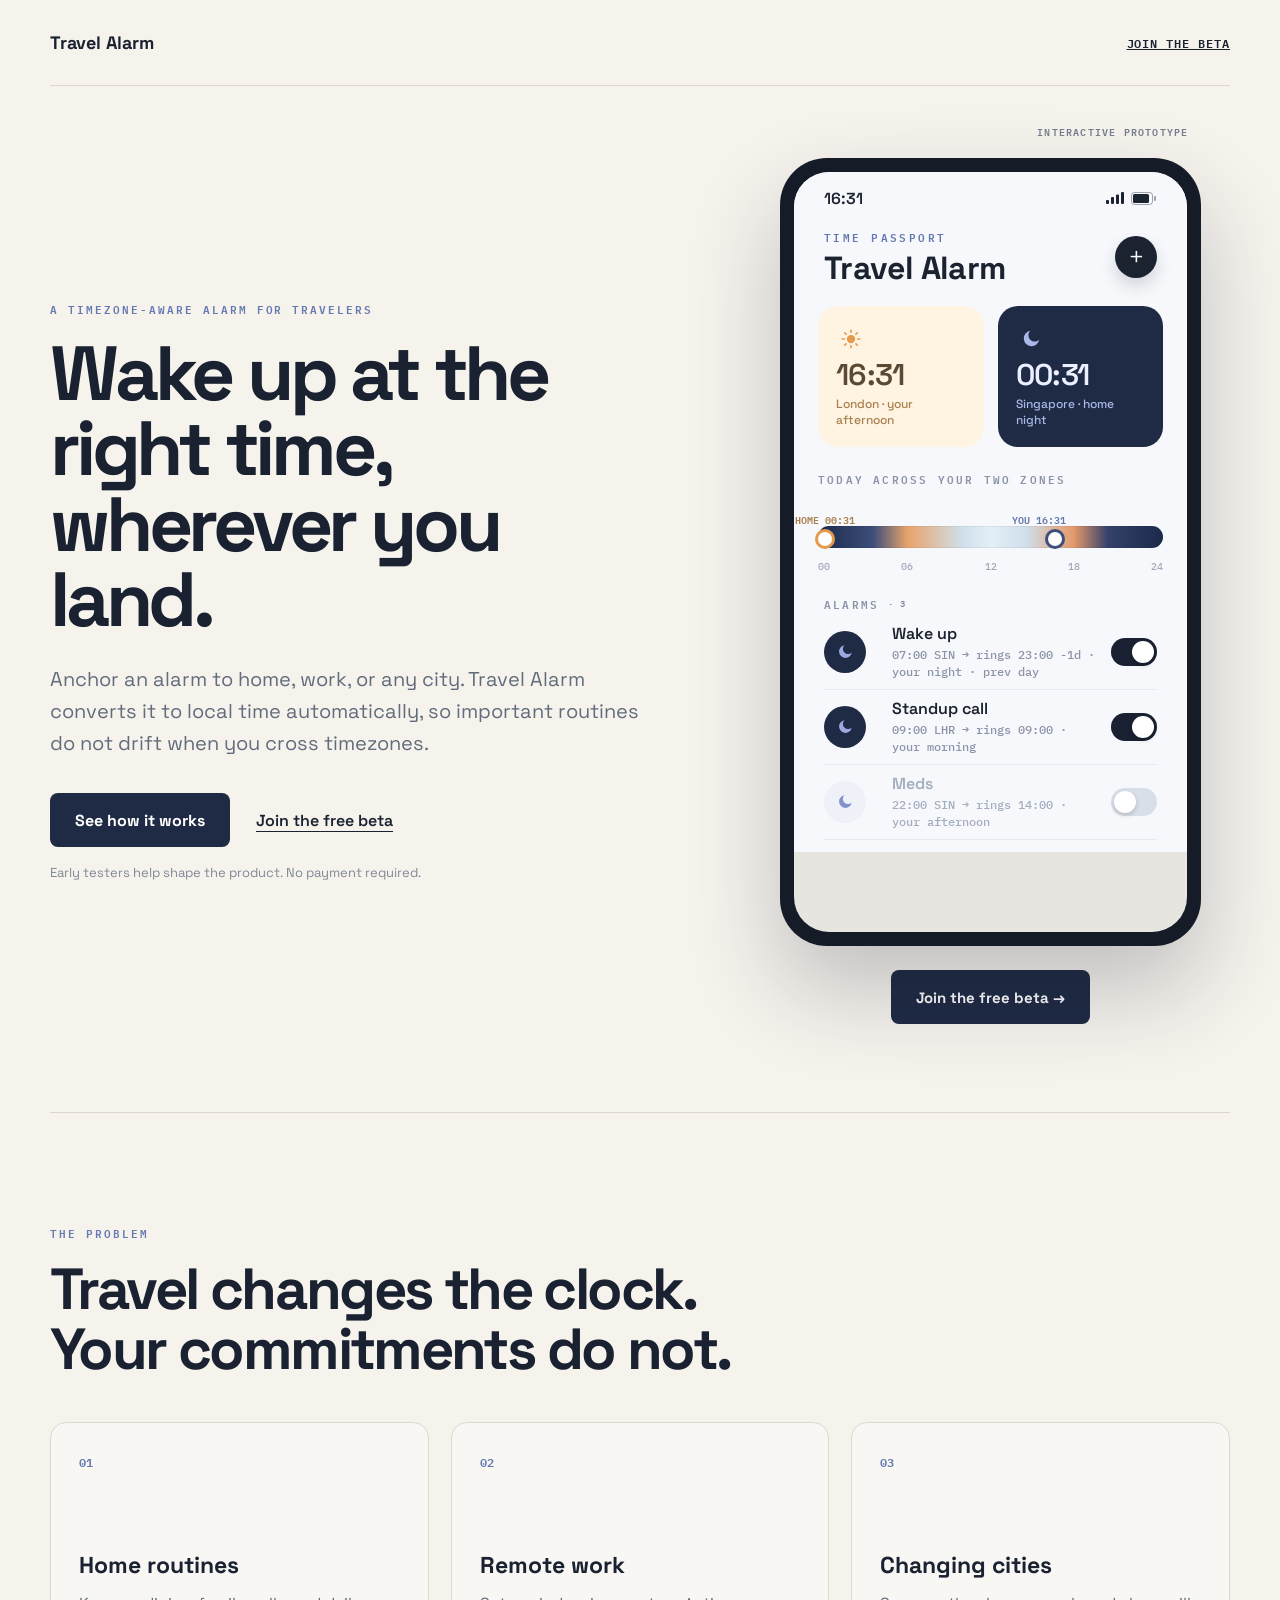
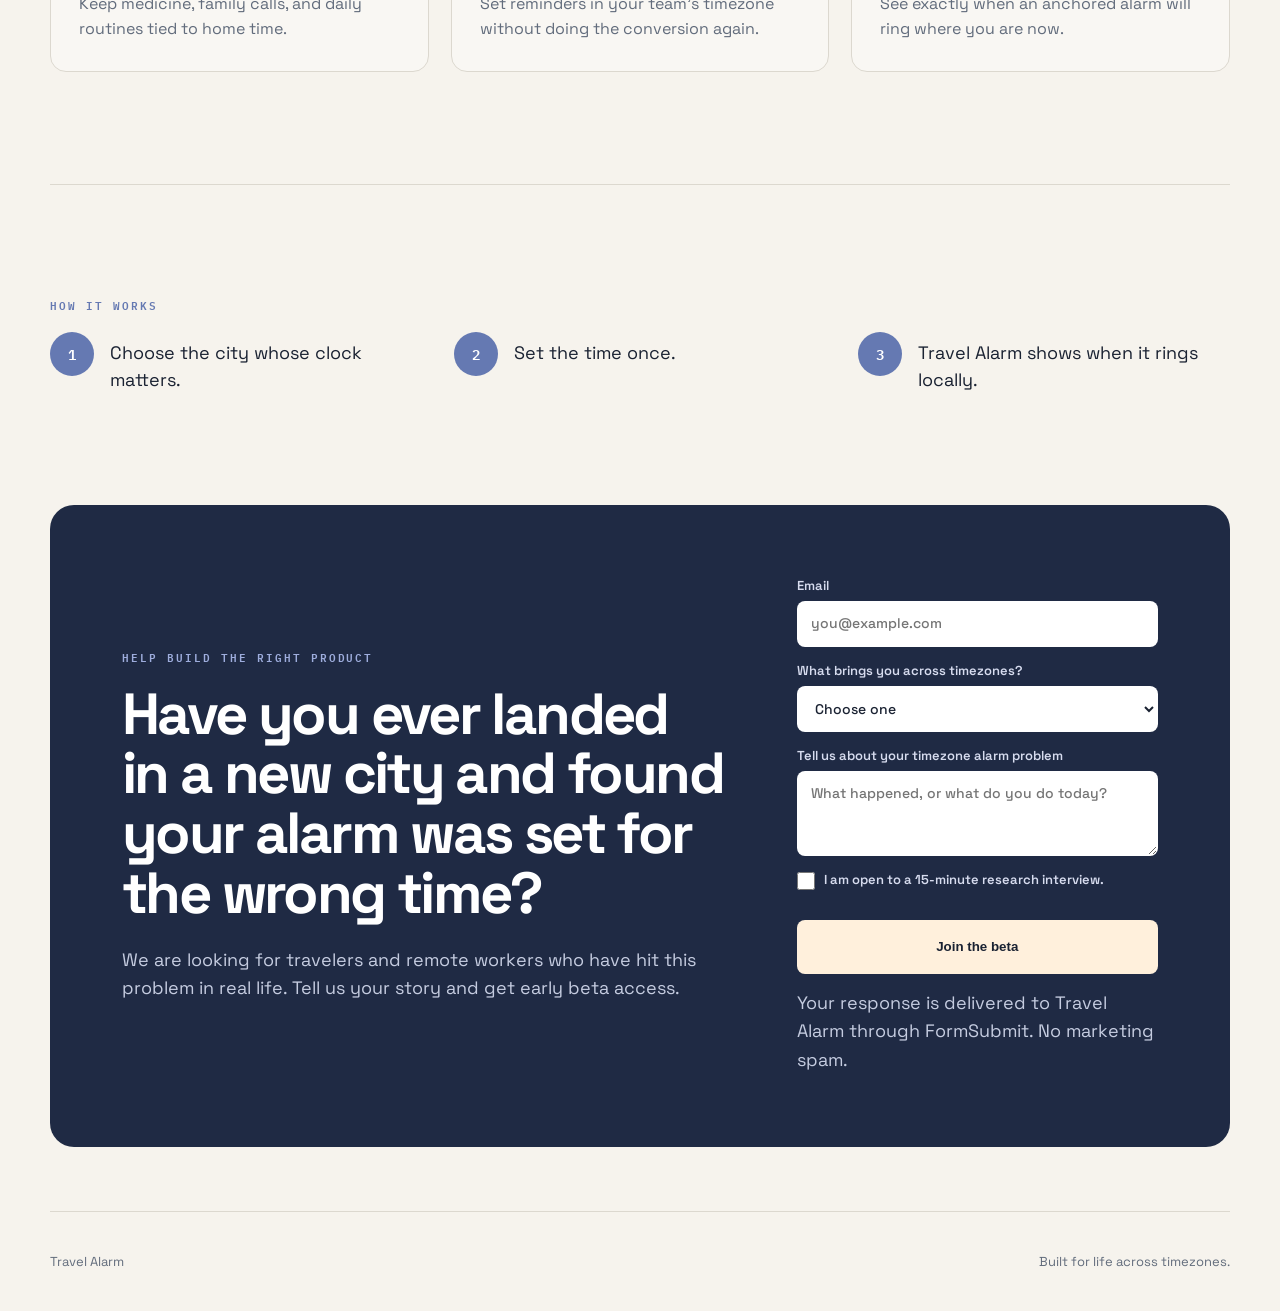
<file: index.html>
<!doctype html>
<html lang="en">
<head>
  <meta charset="UTF-8">
  <meta name="viewport" content="width=device-width, initial-scale=1">
  <meta name="description" content="Travel Alarm keeps reminders anchored to the timezone that matters, wherever you land.">
  <meta name="theme-color" content="#f6f3ed">
  <title>Travel Alarm - Wake up in the right timezone</title>
  <link rel="preconnect" href="https://fonts.googleapis.com">
  <link rel="preconnect" href="https://fonts.gstatic.com" crossorigin>
  <link href="https://fonts.googleapis.com/css2?family=IBM+Plex+Mono:wght@500;600&amp;family=Space+Grotesk:wght@400;500;600;700&amp;display=swap" rel="stylesheet">
  <link rel="stylesheet" href="landing.css">
</head>
<body>
  <header class="site-header">
    <a class="brand" href="#top">Travel Alarm</a>
    <a class="header-link" href="#beta-form">Join the beta</a>
  </header>

  <main id="top">
    <section class="hero">
      <div class="hero-copy">
        <p class="eyebrow">A TIMEZONE-AWARE ALARM FOR TRAVELERS</p>
        <h1>Wake up at the right time, wherever you land.</h1>
        <p class="hero-text">Anchor an alarm to home, work, or any city. Travel Alarm converts it to local time automatically, so important routines do not drift when you cross timezones.</p>
        <div class="hero-actions">
          <a class="primary-button" href="#how-it-works">See how it works</a>
          <a class="text-link" href="#beta-form">Join the free beta</a>
        </div>
        <p class="fine-print">Early testers help shape the product. No payment required.</p>
      </div>

      <div class="demo-column">
        <div class="demo-wrap" aria-label="Interactive Travel Alarm prototype">
          <div class="demo-note">INTERACTIVE PROTOTYPE</div>
          <iframe title="Travel Alarm interactive prototype showing daytime in London and nighttime in Singapore" src="app/index.html?demo=day-night" id="demo-iframe"></iframe>
        </div>
        <a class="primary-button demo-cta" href="#beta-form">Join the free beta →</a>
      </div>
    </section>

    <section class="problem-section" id="how-it-works">
      <p class="eyebrow">THE PROBLEM</p>
      <h2>Travel changes the clock. Your commitments do not.</h2>
      <div class="scenario-grid">
        <article>
          <span>01</span>
          <h3>Home routines</h3>
          <p>Keep medicine, family calls, and daily routines tied to home time.</p>
        </article>
        <article>
          <span>02</span>
          <h3>Remote work</h3>
          <p>Set reminders in your team's timezone without doing the conversion again.</p>
        </article>
        <article>
          <span>03</span>
          <h3>Changing cities</h3>
          <p>See exactly when an anchored alarm will ring where you are now.</p>
        </article>
      </div>
    </section>

    <section class="steps-section">
      <p class="eyebrow">HOW IT WORKS</p>
      <div class="steps">
        <div><b>1</b><p>Choose the city whose clock matters.</p></div>
        <div><b>2</b><p>Set the time once.</p></div>
        <div><b>3</b><p>Travel Alarm shows when it rings locally.</p></div>
      </div>
    </section>

    <section class="research-section">
      <div>
        <p class="eyebrow">HELP BUILD THE RIGHT PRODUCT</p>
        <h2>Have you ever landed in a new city and found your alarm was set for the wrong time?</h2>
        <p>We are looking for travelers and remote workers who have hit this problem in real life. Tell us your story and get early beta access.</p>
      </div>
      <form class="beta-form" id="beta-form">
        <label>
          <span>Email</span>
          <input name="email" type="email" autocomplete="email" placeholder="you@example.com" required>
        </label>
        <label>
          <span>What brings you across timezones?</span>
          <select name="traveler_type" required>
            <option value="" selected disabled>Choose one</option>
            <option>Business travel</option>
            <option>Remote work</option>
            <option>Study or living abroad</option>
            <option>Medication or daily routine</option>
            <option>Leisure travel</option>
            <option>Something else</option>
          </select>
        </label>
        <label>
          <span>Tell us about your timezone alarm problem</span>
          <textarea name="timezone_story" rows="3" placeholder="What happened, or what do you do today?" required></textarea>
        </label>
        <label class="check-field">
          <input name="interview" type="checkbox" value="Yes, contact me for a 15-minute interview">
          <span>I am open to a 15-minute research interview.</span>
        </label>
        <label class="honey-field" aria-hidden="true">
          <span>Leave this empty</span>
          <input name="_honey" type="text" tabindex="-1" autocomplete="off">
        </label>
        <input name="_subject" type="hidden" value="New Travel Alarm beta signup">
        <input name="_template" type="hidden" value="table">
        <div class="cf-turnstile" data-sitekey="0x4AAAAAADn0KGr666HA1s29"></div>
        <button class="primary-button light-button" type="submit">Join the beta</button>
        <p class="form-status" id="form-status" role="status" hidden></p>
        <p class="form-privacy">Your response is delivered to Travel Alarm through FormSubmit. No marketing spam.</p>
      </form>
    </section>
  </main>

  <footer>
    <span>Travel Alarm</span>
    <span>Built for life across timezones.</span>
  </footer>
  <script src="https://challenges.cloudflare.com/turnstile/v0/api.js" async defer></script>
  <script src="landing.js"></script>
</body>
</html>
</file>
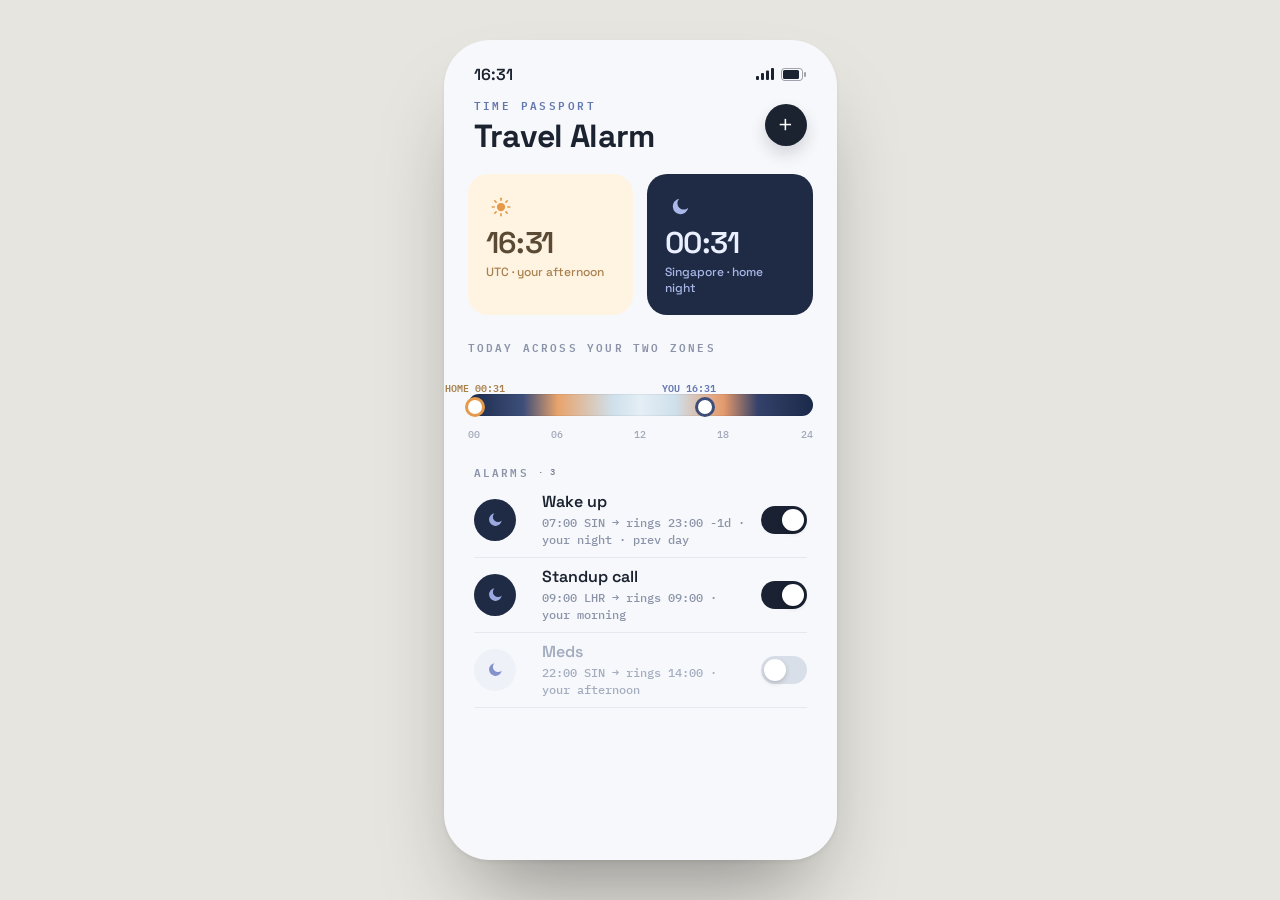
<file: app/index.html>
<!doctype html>
<html lang="en">
<head>
  <meta charset="UTF-8">
  <meta name="viewport" content="width=device-width, initial-scale=1, viewport-fit=cover">
  <meta name="theme-color" content="#f7f8fb">
  <title>Travel Alarm</title>
  <link rel="preconnect" href="https://fonts.googleapis.com">
  <link rel="preconnect" href="https://fonts.gstatic.com" crossorigin>
  <link href="https://fonts.googleapis.com/css2?family=IBM+Plex+Mono:wght@400;500;600&family=Space+Grotesk:wght@400;500;600;700&display=swap" rel="stylesheet">
  <link rel="stylesheet" href="styles.css">
</head>
<body>
  <main class="stage">
    <section class="device" aria-label="Travel Alarm app">
      <div class="status-bar" aria-hidden="true">
        <span id="status-time">9:41</span>
        <span class="status-icons">
          <svg width="18" height="12" viewBox="0 0 18 12" fill="currentColor"><rect x="0" y="8" width="3" height="4" rx="1"></rect><rect x="5" y="5" width="3" height="7" rx="1"></rect><rect x="10" y="2.5" width="3" height="9.5" rx="1"></rect><rect x="15" y="0" width="3" height="12" rx="1"></rect></svg>
          <svg width="26" height="13" viewBox="0 0 26 13"><rect x="0.5" y="0.5" width="21" height="12" rx="3" fill="none" stroke="currentColor" stroke-opacity=".4"></rect><rect x="2" y="2" width="16" height="9" rx="1.5" fill="currentColor"></rect><rect x="23" y="4" width="2" height="5" rx="1" fill="currentColor" fill-opacity=".4"></rect></svg>
        </span>
      </div>

      <div class="screen-scroll" id="screen-scroll">
        <header class="app-header">
          <div>
            <p class="eyebrow">TIME PASSPORT</p>
            <h1>Travel Alarm</h1>
          </div>
          <button class="add-button" id="add-alarm" type="button" aria-label="Add alarm">+</button>
        </header>

        <section class="now-grid" aria-label="Current times">
          <article class="now-card local-card">
            <div class="now-card-top">
              <span class="sky-icon" id="local-sky-icon" aria-hidden="true"></span>
              <span class="location-chip">YOU</span>
            </div>
            <p class="card-kicker">LOCAL TIME</p>
            <strong class="now-time" id="local-now-time">--:--</strong>
            <p class="now-place" id="local-now-place">Locating…</p>
          </article>

          <article class="now-card home-card">
            <div class="now-card-top">
              <span class="sky-icon" id="home-sky-icon" aria-hidden="true"></span>
              <span class="location-chip">HOME</span>
            </div>
            <p class="card-kicker">HOME TIME</p>
            <strong class="now-time" id="home-now-time">--:--</strong>
            <p class="now-place" id="home-now-place">Singapore · SIN</p>
          </article>
        </section>

        <section class="day-map" aria-label="24 hour time map">
          <div class="section-heading">
            <h2>TODAY ACROSS YOUR TWO ZONES</h2>
          </div>
          <div class="time-band-wrap">
            <span class="pin-label home-label" id="home-pin-label">HOME</span>
            <span class="pin-label local-label" id="local-pin-label">YOU</span>
            <div class="time-band">
              <i class="time-pin home-pin" id="home-pin"></i>
              <i class="time-pin local-pin" id="local-pin"></i>
            </div>
          </div>
          <div class="band-ticks"><span>00</span><span>06</span><span>12</span><span>18</span><span>24</span></div>
        </section>

        <section class="alarms-section">
          <div class="section-heading alarm-heading">
            <h2>ALARMS</h2>
            <span id="alarm-count">· 0</span>
          </div>
          <div class="alarm-list" id="alarm-list"></div>
        </section>
      </div>

      <div class="scrim" id="editor-scrim" hidden></div>
      <section class="bottom-sheet editor-sheet" id="editor-sheet" hidden aria-modal="true" role="dialog" aria-labelledby="editor-title">
        <div class="grabber" aria-hidden="true"></div>
        <header class="sheet-header">
          <button class="sheet-text-button" id="cancel-editor" type="button">Cancel</button>
          <h2 id="editor-title">New Alarm</h2>
          <button class="sheet-text-button save-button" id="save-alarm" type="button">Save</button>
        </header>

        <div class="anchor-card">
          <button class="anchor-zone" id="anchor-zone-trigger" type="button">
            <span class="anchor-zone-label"><small>SET IN THIS TIMEZONE</small></span>
            <span class="anchor-zone-meta"><strong id="anchor-zone-name">Singapore</strong><b id="anchor-zone-code">SIN · UTC+8</b><i>›</i></span>
          </button>
          <div class="time-wheel" aria-label="Alarm time picker">
            <div class="wheel-selection" aria-hidden="true"></div>
            <div class="wheel-column" id="hour-wheel" aria-label="Hour"></div>
            <span class="wheel-colon" aria-hidden="true">:</span>
            <div class="wheel-column" id="minute-wheel" aria-label="Minute"></div>
          </div>
        </div>

        <div class="ring-preview">
          <span class="preview-icon" id="preview-icon" aria-hidden="true"></span>
          <div><small>RINGS WHERE YOU ARE</small><p id="preview-copy">Your morning</p></div>
          <strong id="preview-time">08:00</strong>
        </div>

        <label class="form-row">
          <span>Label</span>
          <input id="alarm-label" type="text" maxlength="32" placeholder="Alarm">
        </label>

        <div class="repeat-field">
          <span>Repeat</span>
          <div class="day-selector" id="day-selector">
            <button type="button" data-day="0">S</button>
            <button type="button" data-day="1">M</button>
            <button type="button" data-day="2">T</button>
            <button type="button" data-day="3">W</button>
            <button type="button" data-day="4">T</button>
            <button type="button" data-day="5">F</button>
            <button type="button" data-day="6">S</button>
          </div>
        </div>

        <button class="delete-button" id="delete-alarm" type="button" hidden>Delete Alarm</button>
      </section>

      <div class="scrim zone-scrim" id="zone-scrim" hidden></div>
      <section class="bottom-sheet zone-sheet" id="zone-sheet" hidden aria-modal="true" role="dialog" aria-labelledby="zone-title">
        <div class="grabber" aria-hidden="true"></div>
        <header class="zone-header">
          <div><p class="eyebrow">ANCHOR LOCATION</p><h2 id="zone-title">Choose a city</h2></div>
          <button class="round-close" id="close-zones" type="button" aria-label="Close">×</button>
        </header>
        <p class="zone-intro">Your alarm stays attached to this city's clock as you travel.</p>
        <label class="zone-search">
          <span aria-hidden="true">⌕</span>
          <input id="zone-search" type="search" autocomplete="off" placeholder="Search city, code, or timezone">
        </label>
        <div class="zone-list" id="zone-list"></div>
      </section>
    </section>
  </main>
  <script src="app.js"></script>
</body>
</html>
</file>
<file: landing.css>
:root {
  --paper: #f6f3ed;
  --white: #fffdf9;
  --ink: #1a2232;
  --muted: #626c7c;
  --line: #dcd8cf;
  --navy: #1f2a44;
  --blue: #6579b2;
  --cream: #fff0dc;
  --mono: "IBM Plex Mono", ui-monospace, monospace;
  --sans: "Space Grotesk", -apple-system, BlinkMacSystemFont, "Segoe UI", sans-serif;
  font-family: var(--sans);
  color: var(--ink);
  background: var(--paper);
}

* { box-sizing: border-box; }
html { scroll-behavior: smooth; }
body { margin: 0; background: var(--paper); }
a { color: inherit; }

.site-header {
  width: min(1180px, calc(100% - 48px));
  height: 86px;
  margin: 0 auto;
  display: flex;
  align-items: center;
  justify-content: space-between;
  border-bottom: 1px solid var(--line);
}

.brand { font-size: 18px; font-weight: 700; text-decoration: none; }
.header-link { font: 600 12px/1 var(--mono); letter-spacing: .08em; text-transform: uppercase; }

.hero {
  width: min(1180px, calc(100% - 48px));
  min-height: 720px;
  margin: 0 auto;
  display: grid;
  grid-template-columns: minmax(0, 1fr) 480px;
  gap: 84px;
  align-items: center;
  padding: 72px 0 88px;
}

.eyebrow {
  margin: 0 0 20px;
  color: var(--blue);
  font: 600 11px/1.4 var(--mono);
  letter-spacing: .18em;
}

h1, h2, h3, p { margin-top: 0; }
h1 { max-width: 680px; margin-bottom: 26px; font-size: clamp(48px, 6vw, 78px); line-height: .98; letter-spacing: -.055em; }
h2 { max-width: 760px; margin-bottom: 42px; font-size: clamp(34px, 4.6vw, 58px); line-height: 1.03; letter-spacing: -.045em; }
.hero-text { max-width: 650px; margin-bottom: 34px; color: var(--muted); font-size: 20px; line-height: 1.6; }
.hero-actions { display: flex; align-items: center; gap: 26px; }
.primary-button { display: inline-flex; min-height: 54px; align-items: center; justify-content: center; padding: 0 25px; border-radius: 8px; color: #fff; background: var(--navy); font-weight: 700; text-decoration: none; }
.text-link { font-weight: 600; text-underline-offset: 5px; }
.fine-print { margin: 17px 0 0; color: #818895; font-size: 13px; }

.demo-column { display: flex; flex-direction: column; align-items: center; gap: 24px; justify-self: center; }
.demo-cta { font-size: 15px; }
.demo-wrap { position: relative; padding: 14px; border-radius: 47px; background: #151b27; box-shadow: 0 44px 90px rgba(25,31,45,.24); }
.demo-note { position: absolute; top: -32px; right: 12px; color: #747d8d; font: 600 10px/1 var(--mono); letter-spacing: .12em; }
.demo-wrap iframe { display: block; width: 393px; height: 760px; border: 0; border-radius: 35px; background: #1e2535; }
.demo-wrap iframe.load-error { background: #1e2535 url("data:image/svg+xml,%3Csvg xmlns='http://www.w3.org/2000/svg' width='48' height='48' viewBox='0 0 24 24' fill='none' stroke='%23475066' stroke-width='1.5'%3E%3Ccircle cx='12' cy='12' r='10'/%3E%3Cpath d='M12 8v4m0 4h.01'/%3E%3C/svg%3E") center no-repeat; }

.problem-section, .steps-section { width: min(1180px, calc(100% - 48px)); margin: 0 auto; padding: 112px 0; border-top: 1px solid var(--line); }
.scenario-grid { display: grid; grid-template-columns: repeat(3, 1fr); gap: 22px; }
.scenario-grid article { min-height: 250px; padding: 28px; border: 1px solid var(--line); border-radius: 16px; background: rgba(255,255,255,.3); }
.scenario-grid span { color: var(--blue); font: 600 12px/1 var(--mono); }
.scenario-grid h3 { margin: 78px 0 12px; font-size: 23px; }
.scenario-grid p { margin-bottom: 0; color: var(--muted); line-height: 1.55; }

.steps { display: grid; grid-template-columns: repeat(3, 1fr); gap: 32px; }
.steps div { display: grid; grid-template-columns: 44px 1fr; gap: 16px; align-items: start; }
.steps b { width: 44px; height: 44px; display: grid; place-items: center; border-radius: 50%; color: #fff; background: var(--blue); font: 600 14px/1 var(--mono); }
.steps p { margin: 7px 0 0; font-size: 18px; line-height: 1.5; }

.research-section { width: min(1180px, calc(100% - 48px)); margin: 0 auto 64px; display: grid; grid-template-columns: 1.25fr .75fr; gap: 72px; align-items: center; padding: 72px; border-radius: 24px; color: #fff; background: var(--navy); }
.research-section .eyebrow { color: #9eaddd; }
.research-section h2 { margin-bottom: 22px; }
.research-section p:not(.eyebrow) { max-width: 650px; margin-bottom: 0; color: #c5cce0; font-size: 18px; line-height: 1.6; }
.light-button { color: var(--ink); background: var(--cream); }
.beta-form { display: grid; gap: 15px; }
.beta-form label:not(.check-field, .honey-field) { display: grid; gap: 7px; }
.beta-form label > span { color: #d7dcef; font-size: 13px; font-weight: 600; }
.beta-form input, .beta-form select, .beta-form textarea {
  width: 100%;
  border: 1px solid rgba(255,255,255,.18);
  border-radius: 8px;
  padding: 12px 13px;
  color: var(--ink);
  background: #fff;
  font: 500 14px/1.4 var(--sans);
}
.beta-form textarea { resize: vertical; }
.beta-form input:focus, .beta-form select:focus, .beta-form textarea:focus { outline: 3px solid rgba(158,173,221,.38); border-color: #9eaddd; }
.check-field { display: grid; grid-template-columns: 18px 1fr; gap: 9px; align-items: start; }
.check-field input { width: 18px; height: 18px; margin: 1px 0 0; accent-color: var(--cream); }
.check-field span { line-height: 1.4; }
.honey-field { position: absolute; left: -10000px; }
.beta-form .primary-button { border: 0; cursor: pointer; }
.beta-form .primary-button:disabled { opacity: .62; cursor: wait; }
.research-section .form-status { padding: 12px 14px; border-radius: 8px; color: #e8f5eb; background: rgba(87,176,112,.18); font-size: 14px; line-height: 1.45; }
.research-section .form-status.error { color: #ffe4df; background: rgba(224,101,79,.18); }
.research-section .form-privacy { color: #9ea8c1; font-size: 11px; line-height: 1.5; }

footer { width: min(1180px, calc(100% - 48px)); min-height: 100px; margin: 0 auto; display: flex; justify-content: space-between; align-items: center; border-top: 1px solid var(--line); color: var(--muted); font-size: 13px; }

@media (max-width: 960px) {
  .hero { grid-template-columns: 1fr; gap: 80px; }
  .hero-copy { text-align: center; }
  .hero-text { margin-right: auto; margin-left: auto; }
  .hero-actions { justify-content: center; }
  .scenario-grid, .steps { grid-template-columns: 1fr; }
  .scenario-grid article { min-height: 190px; }
  .scenario-grid h3 { margin-top: 46px; }
  .research-section { grid-template-columns: 1fr; padding: 48px; }
}

@media (max-width: 520px) {
  .site-header, .hero, .problem-section, .steps-section, .research-section, footer { width: min(100% - 30px, 1180px); }
  .site-header { height: 70px; }
  .hero { min-height: 0; padding: 64px 0 80px; }
  h1 { font-size: 47px; }
  .hero-text { font-size: 17px; }
  .hero-actions { flex-direction: column; gap: 18px; }
  .primary-button { width: 100%; }
  .demo-column { width: calc(100vw - 30px); }
  .demo-wrap { width: 100%; padding: 9px; border-radius: 36px; overflow: hidden; }
  .demo-wrap iframe { width: 393px; height: 720px; transform-origin: top left; transform: scale(calc((100vw - 48px) / 393)); margin-bottom: calc(720px * ((100vw - 48px) / 393 - 1)); }
  .problem-section, .steps-section { padding: 80px 0; }
  .research-section { margin-bottom: 30px; padding: 36px 25px; }
  footer { flex-direction: column; justify-content: center; gap: 9px; text-align: center; }
}
</file>
<file: app/styles.css>
:root {
  color-scheme: light;
  --paper: #f7f8fb;
  --ink: #1b2230;
  --muted: #737d91;
  --line: #e5e8ef;
  --navy: #1f2a44;
  --cream: #fff3e2;
  --blue: #6478b0;
  --coral: #e98268;
  --mono: "IBM Plex Mono", ui-monospace, monospace;
  --sans: "Space Grotesk", -apple-system, BlinkMacSystemFont, "Segoe UI", sans-serif;
  font-family: var(--sans);
}

* { box-sizing: border-box; }

html, body { min-height: 100%; }

body {
  margin: 0;
  color: var(--ink);
  background: #e7e5df;
  letter-spacing: 0;
}

button, input { font: inherit; }
button { -webkit-tap-highlight-color: transparent; }

.stage {
  min-height: 100vh;
  display: grid;
  place-items: center;
  padding: 40px 0;
}

.device {
  position: relative;
  width: 393px;
  height: 852px;
  max-height: calc(100vh - 80px);
  min-height: 680px;
  overflow: hidden;
  border-radius: 46px;
  background: var(--paper);
  box-shadow: 0 2px 4px rgba(0,0,0,.06), 0 50px 90px -30px rgba(0,0,0,.4);
}

.status-bar {
  position: relative;
  z-index: 8;
  width: 100%;
  height: 52px;
  display: flex;
  align-items: center;
  justify-content: space-between;
  padding: 16px 30px 0;
  color: var(--ink);
  font-size: 16px;
  font-weight: 600;
  background: transparent;
}

.status-icons { display: flex; gap: 7px; align-items: center; color: var(--ink); }

.screen-scroll {
  position: absolute;
  inset: 52px 0 0;
  overflow-y: auto;
  padding: 6px 30px 40px;
  scrollbar-width: none;
}
.screen-scroll::-webkit-scrollbar, .wheel-column::-webkit-scrollbar { display: none; }

.app-header, .section-heading, .sheet-header, .zone-header {
  display: flex;
  align-items: center;
  justify-content: space-between;
}

.eyebrow {
  margin: 0 0 5px;
  color: var(--blue);
  font: 600 11px/1.2 var(--mono);
  letter-spacing: .22em;
}

h1, h2, p { margin: 0; }
h1 { margin-top: 9px; font-size: 32px; line-height: 1; letter-spacing: -0.02em; }

.add-button {
  width: 42px;
  height: 42px;
  border: 0;
  border-radius: 50%;
  color: #fff;
  background: var(--ink);
  font-size: 27px;
  font-weight: 300;
  line-height: 38px;
  cursor: pointer;
  box-shadow: 0 8px 16px rgba(27,34,48,.16);
}

.now-grid {
  display: grid;
  grid-template-columns: 1fr 1fr;
  gap: 14px;
  margin: 22px -6px 0;
}

.now-card {
  min-width: 0;
  min-height: 137px;
  padding: 18px;
  border-radius: 20px;
}

.local-card { color: #fff; background: var(--navy); }
.home-card { color: var(--ink); background: var(--cream); }
.now-card-top { height: 22px; display: flex; justify-content: space-between; align-items: flex-start; }
.sky-icon { display: inline-grid; width: 30px; height: 30px; place-items: center; }
.sky-icon svg { width: 22px; height: 22px; }
.local-card .sky-icon { color: #9ba9e0; }
.home-card .sky-icon { color: #f0a04b; }

.location-chip {
  display: none;
  padding: 4px 7px;
  border-radius: 3px;
  font: 600 9px/1 var(--mono);
  letter-spacing: .1em;
  background: rgba(255,255,255,.14);
}
.home-card .location-chip { background: rgba(27,34,48,.08); }

.card-kicker {
  display: none;
  margin-top: 7px;
  opacity: .62;
  font: 600 9px/1.2 var(--mono);
  letter-spacing: .14em;
}
.now-time { display: block; margin-top: 14px; font-size: 30px; line-height: 1; font-weight: 600; letter-spacing: -0.02em; }
.home-card .now-time { color: #5a4a37; }
.now-place { margin-top: 6px; opacity: 1; font: 500 12px/1.35 var(--sans); white-space: normal; overflow: hidden; color: #a9b8e8; }
.home-card .now-place { color: #a77d4c; }
.now-card.time-night { color: #eaf0ff; background: var(--navy); }
.now-card.time-day { color: #5a4a33; background: var(--cream); }
.now-card.time-night .sky-icon { color: #a9b8e8; }
.now-card.time-day .sky-icon { color: #e59a4b; }
.now-card.time-night .now-time { color: #eaf0ff; }
.now-card.time-day .now-time { color: #5a4a33; }
.now-card.time-night .now-place { color: #a9b8e8; }
.now-card.time-day .now-place { color: #a8814e; }

.day-map { margin: 26px -6px 0; }
.section-heading h2 { font: 600 11px/1 var(--mono); letter-spacing: .2em; color: #8a93a8; }
.section-heading > span { color: var(--muted); font: 500 9px/1 var(--mono); letter-spacing: .12em; }

.time-band-wrap { position: relative; height: 40px; margin-top: 30px; padding-top: 0; }
.time-band {
  position: absolute;
  left: 0;
  right: 0;
  bottom: 6px;
  height: 22px;
  overflow: visible;
  border-radius: 11px;
  background: linear-gradient(90deg,#1b2a4a 0%,#3d4e7a 16%,#e8a36b 26%,#cfe0ec 42%,#e4eef5 50%,#cfe0ec 60%,#e59a6b 74%,#34416a 84%,#1b2a4a 100%);
  box-shadow: inset 0 0 0 1px rgba(0,0,0,.05);
}
.time-pin { position: absolute; z-index: 2; top: auto; bottom: 2px; width: 14px; height: 14px; border-radius: 50%; transform: translateX(-50%); background: #fff; box-shadow: 0 1px 3px rgba(0,0,0,.25); }
.home-pin { box-shadow: 0 0 0 3px #e59a4b, 0 1px 3px rgba(0,0,0,.25); }
.local-pin { box-shadow: 0 0 0 3px #3d4e7a, 0 1px 3px rgba(0,0,0,.25); }
.pin-label { position: absolute; bottom: 30px; z-index: 2; transform: translateX(-50%); font: 600 10px/1 var(--mono); letter-spacing: 0; white-space: nowrap; }
.home-label { color: #a8814e; }
.local-label { color: #6478b0; transform: translateX(-80%); }
.pin-label.label-left { transform: translateX(-100%); margin-left: -6px; }
.pin-label.label-right { transform: translateX(0); margin-left: 6px; }
.band-ticks { display: flex; justify-content: space-between; margin-top: 8px; color: #a0a8ba; font: 500 10px/1 var(--mono); }

.alarms-section { margin: 26px 0 0; }
.alarm-heading { justify-content: flex-start; gap: 9px; margin-bottom: 6px; }
.alarm-list { border-top: 0; }
.alarm-row {
  min-height: 75px;
  display: grid;
  grid-template-columns: 54px minmax(0,1fr) auto;
  align-items: center;
  gap: 14px;
  border-bottom: 1px solid var(--line);
  cursor: pointer;
}
.alarm-icon { width: 42px; height: 42px; display: grid; place-items: center; border-radius: 50%; background: var(--navy); color: #9ba9e0; }
.alarm-icon svg { width: 18px; height: 18px; fill: currentColor; stroke: none; }
.alarm-copy { min-width: 0; }
.alarm-name { display: block; margin-bottom: 3px; color: var(--ink); font-size: 16px; font-weight: 600; }
.alarm-detail { display: block; color: #8a93a8; font: 500 12px/1.35 var(--mono); white-space: normal; overflow: hidden; }
.alarm-row.disabled .alarm-icon { background: #eef1f7; color: #8492cc; }
.alarm-row.disabled .alarm-name, .alarm-row.disabled .alarm-detail { color: #a3adbf; }

.toggle { position: relative; width: 46px; height: 28px; border: 0; border-radius: 14px; padding: 0; background: #d9dfe9; cursor: pointer; transition: background .18s; }
.toggle::after { content: ""; position: absolute; top: 3px; left: 3px; width: 22px; height: 22px; border-radius: 50%; background: #fff; box-shadow: 0 2px 5px rgba(0,0,0,.18); transition: transform .18s; }
.toggle.on { background: #192132; }
.toggle.on::after { transform: translateX(18px); }

.add-alarm-bar { display: none; }

.scrim { position: absolute; z-index: 20; inset: 0; background: rgba(19,26,40,.42); backdrop-filter: blur(2px); }
.bottom-sheet {
  position: absolute;
  z-index: 21;
  left: 0;
  bottom: 0;
  width: 100%;
  max-height: 91%;
  overflow-y: auto;
  padding: 10px 20px calc(24px + env(safe-area-inset-bottom));
  border-radius: 20px 20px 0 0;
  background: var(--paper);
  box-shadow: 0 -16px 44px rgba(19,26,40,.17);
  animation: sheet-in .22s ease-out;
}
@keyframes sheet-in { from { transform: translateY(18px); opacity: .5; } }
[hidden] { display: none !important; }
.grabber { width: 38px; height: 4px; margin: 0 auto 14px; border-radius: 3px; background: #cfd3dc; }
.sheet-header { height: 34px; }
.sheet-header h2 { font-size: 16px; }
.sheet-text-button { border: 0; padding: 7px 0; color: var(--muted); background: transparent; font-size: 13px; cursor: pointer; }
.save-button { color: var(--blue); font-weight: 700; }

.editor-sheet {
  height: auto;
  max-height: 91%;
  padding: 14px 26px 30px;
  border-radius: 30px 30px 0 0;
  background: var(--paper);
}
.editor-sheet .grabber { width: 40px; height: 5px; margin-bottom: 16px; }
.editor-sheet .sheet-header { height: auto; margin-bottom: 6px; }
.editor-sheet .sheet-header h2 { font-size: 16px; line-height: 1; text-transform: none; font-weight: 600; }
.editor-sheet .sheet-text-button { font-size: 15px; font-weight: 500; }
.editor-sheet .save-button { color: #4964d8; }

.anchor-card {
  height: auto;
  margin-top: 10px;
  overflow: hidden;
  border: 0;
  border-radius: 22px;
  padding: 18px 20px 12px;
  background: var(--cream);
}
.anchor-zone {
  width: 100%;
  min-height: 48px;
  display: flex;
  align-items: center;
  justify-content: space-between;
  border: 0;
  padding: 0;
  color: #5a4a37;
  text-align: left;
  background: transparent;
  cursor: pointer;
}
.anchor-zone small, .ring-preview small {
  display: block;
  margin-bottom: 0;
  color: #a57c4a;
  font: 600 11px/1 var(--mono);
  letter-spacing: .14em;
}
.anchor-zone strong { font-size: 13px; font-weight: 600; }
.anchor-zone-meta { display: flex; align-items: center; gap: 7px; color: #6b573b; }
.anchor-zone-meta b { display: none; }
.anchor-zone-meta i { color: #c39355; font: 500 28px/1 var(--sans); font-style: normal; transform: translateY(-1px); }

.time-wheel { position: relative; height: 200px; display: grid; grid-template-columns: 86px 18px 86px; justify-content: center; align-items: center; overflow: hidden; margin-top: 4px; }
.wheel-selection { position: absolute; z-index: 0; left: 50%; top: 50%; width: 174px; height: 46px; transform: translate(-50%,-50%); border-radius: 13px; background: rgba(255,255,255,.72); }
.wheel-column { position: relative; z-index: 1; height: 200px; overflow-y: auto; scroll-snap-type: y mandatory; scrollbar-width: none; mask-image: linear-gradient(transparent, #000 30%, #000 70%, transparent); }
.wheel-item { height: 46px; display: grid; place-items: center; border: 0; scroll-snap-align: center; color: #5a4a33; background: transparent; font: 600 36px/1 var(--sans); letter-spacing: -0.02em; cursor: pointer; }
.wheel-item.selected { color: #5a4a33; font-weight: 600; }
.wheel-spacer { height: 77px; }
.wheel-colon { position: relative; z-index: 2; color: #c99a5e; font: 600 34px/1 var(--sans); text-align: center; }

.ring-preview {
  min-height: 72px;
  display: grid;
  grid-template-columns: 50px 1fr auto;
  align-items: center;
  gap: 13px;
  margin-top: 14px;
  padding: 16px 18px;
  border-radius: 18px;
  color: #fff;
  background: var(--navy);
}
.preview-icon { width: 40px; height: 40px; display: grid; place-items: center; border-radius: 50%; background: rgba(255,255,255,.1); color: #ffd56b; }
.preview-icon svg { width: 18px; height: 18px; }
.ring-preview small { color: #a9b8e8; font-size: 11px; letter-spacing: .1em; font-weight: 500; }
.ring-preview p { margin-top: 4px; color: #fff; font-size: 14px; line-height: 1; font-weight: 600; }
.ring-preview > strong { font: 600 26px/1 var(--sans); }

.form-row {
  min-height: 50px;
  display: block;
  margin-top: 14px;
  padding: 0 18px;
  border: 0;
  border-radius: 14px;
  background: #fff;
}
.form-row span { display: none; }
.form-row input { width: 100%; height: 50px; border: 0; outline: 0; color: var(--ink); text-align: left; background: transparent; font-size: 15px; font-weight: 600; }
.repeat-field { min-height: 44px; margin-top: 14px; padding: 0; border: 0; background: transparent; }
.repeat-field > span { display: none; }
.day-selector { display: grid; grid-template-columns: repeat(7, 1fr); gap: 6px; margin-top: 0; }
.day-selector button { height: 44px; border: 0; border-radius: 12px; color: var(--muted); background: #fff; font: 600 13px/1 var(--sans); cursor: pointer; }
.day-selector button.selected { color: #fff; background: #192132; }
.delete-button { width: 100%; min-height: 26px; margin-top: 14px; border: 0; border-radius: 0; color: #c4495c; background: transparent; font-size: 14px; font-weight: 600; cursor: pointer; }

.zone-scrim { z-index: 30; }
.zone-sheet { z-index: 31; max-height: 78%; }
.zone-header h2 { font-size: 24px; }
.round-close { width: 34px; height: 34px; border: 0; border-radius: 50%; color: var(--ink); background: #e9ecf2; font-size: 22px; line-height: 30px; cursor: pointer; }
.zone-intro { max-width: 300px; margin: 8px 0 17px; color: var(--muted); font-size: 12px; line-height: 1.45; }
.zone-search {
  height: 44px;
  display: grid;
  grid-template-columns: 28px 1fr;
  align-items: center;
  gap: 4px;
  margin-bottom: 12px;
  padding: 0 13px;
  border-radius: 14px;
  background: #eef1f7;
  color: #7c879c;
}
.zone-search span { font-size: 19px; line-height: 1; transform: translateY(-1px); }
.zone-search input {
  min-width: 0;
  border: 0;
  outline: 0;
  color: var(--ink);
  background: transparent;
  font: 600 14px/1 var(--sans);
}
.zone-search input::placeholder { color: #9aa4b7; }
.zone-list { border-top: 1px solid var(--line); }
.zone-option { width: 100%; min-height: 62px; display: grid; grid-template-columns: 44px minmax(0,1fr) auto; align-items: center; gap: 10px; border: 0; border-bottom: 1px solid var(--line); padding: 0; color: var(--ink); text-align: left; background: transparent; cursor: pointer; }
.zone-code { font: 600 11px/1 var(--mono); color: var(--blue); }
.zone-copy strong { display: block; font-size: 14px; }
.zone-copy small { color: var(--muted); font: 500 9px/1.5 var(--mono); }
.zone-check { color: var(--blue); font-weight: 700; }
.zone-empty { padding: 22px 0; color: var(--muted); font-size: 13px; text-align: center; }

@media (max-width: 520px) {
  .stage { padding: 0; display: block; }
  .device { width: 100%; height: 100dvh; min-height: 600px; border: 0; border-radius: 0; box-shadow: none; }
  .status-bar { padding-top: env(safe-area-inset-top); height: calc(52px + env(safe-area-inset-top)); }
  .screen-scroll { inset: calc(52px + env(safe-area-inset-top)) 0 0; padding-top: 6px; }
}

@media (max-height: 700px) {
  .editor-sheet { max-height: 96%; }
  .time-wheel { height: 158px; }
  .wheel-column { height: 158px; }
  .wheel-selection { top: 56px; }
  .wheel-spacer { height: 56px; }
}
</file>
